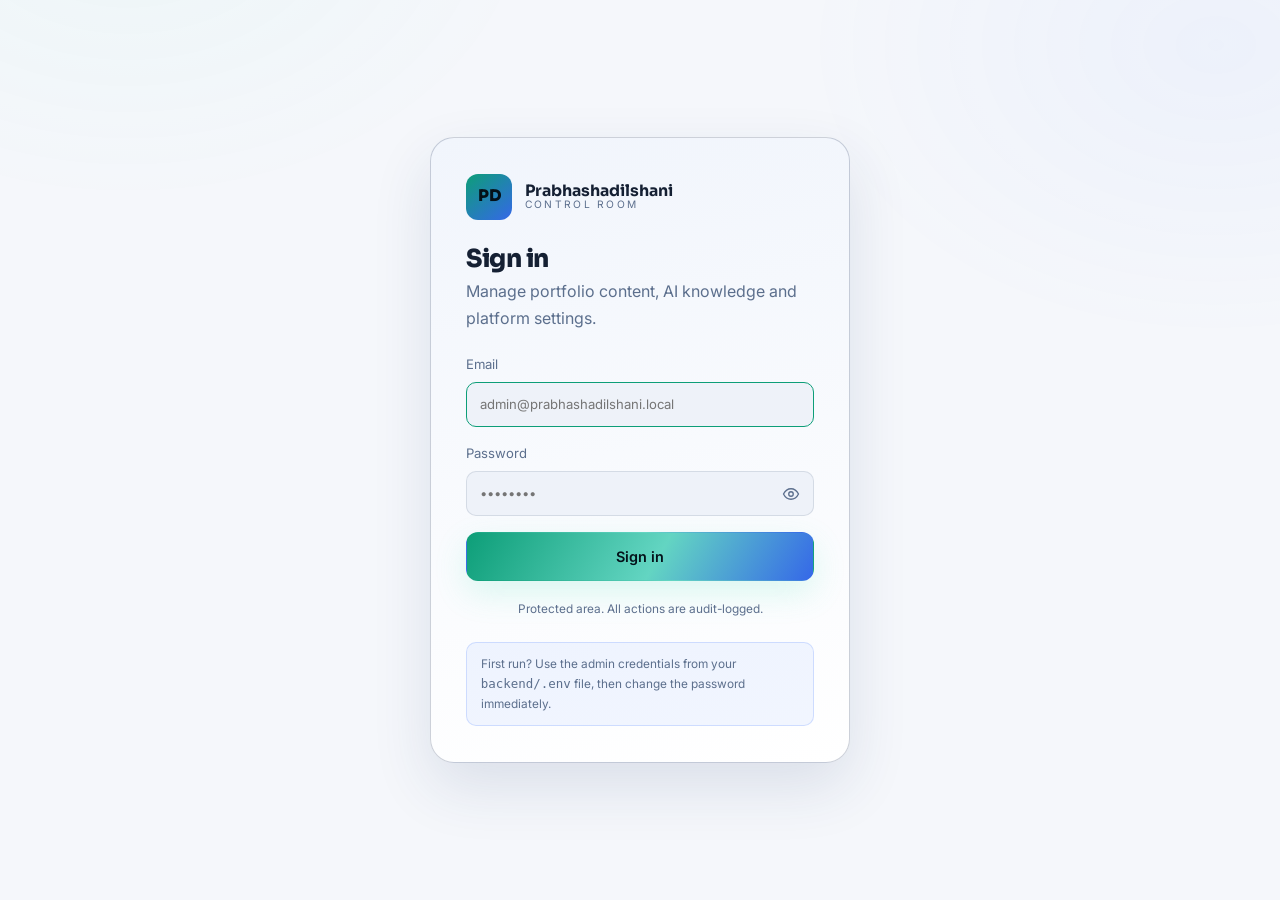
<file: frontend/admin/index.html>
<!DOCTYPE html>
<html lang="en" data-theme="dark">
<head>
  <meta charset="UTF-8" />
  <meta name="viewport" content="width=device-width, initial-scale=1.0" />
  <meta name="robots" content="noindex, nofollow" />
  <title>Admin · Prabhashadilshani</title>
  <link rel="preconnect" href="https://fonts.googleapis.com" />
  <link rel="preconnect" href="https://fonts.gstatic.com" crossorigin />
  <link href="https://fonts.googleapis.com/css2?family=Inter:wght@400;500;600&family=Sora:wght@600;700;800&display=swap" rel="stylesheet" />
  <link rel="stylesheet" href="../assets/css/styles.css?v=20261118" />
  <link rel="stylesheet" href="../assets/css/admin.css?v=20261119e" />
</head>
<body class="admin-body">
  <section class="login-view" id="login-view" hidden>
    <div class="login-card">
      <div class="login-brand">
        <span class="brand-mark">PD</span>
        <div class="brand-text"><strong>Prabhashadilshani</strong><small>Control room</small></div>
      </div>
      <h1>Sign in</h1>
      <p class="muted">Manage portfolio content, AI knowledge and platform settings.</p>
      <form class="form" id="login-form" novalidate>
        <label>Email
          <input type="email" name="email" autocomplete="username" placeholder="admin@prabhashadilshani.local" required />
        </label>
        <div class="field">
          <label for="login-password">Password</label>
          <div class="password-field">
            <input id="login-password" type="password" name="password" autocomplete="current-password" placeholder="••••••••" required />
            <button class="password-toggle" id="password-toggle" type="button" aria-label="Show password" aria-pressed="false" aria-controls="login-password" title="Show password">
              <svg class="icon-eye" viewBox="0 0 24 24" fill="none" stroke="currentColor" stroke-width="1.8" stroke-linecap="round" stroke-linejoin="round" aria-hidden="true" focusable="false"><path d="M2 12s3.5-7 10-7 10 7 10 7-3.5 7-10 7-10-7-10-7Z" /><circle cx="12" cy="12" r="3" /></svg>
              <svg class="icon-eye-off" viewBox="0 0 24 24" fill="none" stroke="currentColor" stroke-width="1.8" stroke-linecap="round" stroke-linejoin="round" aria-hidden="true" focusable="false"><path d="m2 2 20 20" /><path d="M9.88 9.88a3 3 0 1 0 4.24 4.24" /><path d="M10.73 5.08A10.43 10.43 0 0 1 12 5c7 0 10 7 10 7a13.16 13.16 0 0 1-1.67 2.68" /><path d="M6.61 6.61A13.5 13.5 0 0 0 2 12s3 7 10 7a9.75 9.75 0 0 0 5.39-1.61" /></svg>
            </button>
          </div>
        </div>
        <p class="form-note error" id="login-error" hidden></p>
        <button class="btn btn-primary btn-block" type="submit" id="login-submit">Sign in</button>
      </form>
      <p class="login-note">Protected area. All actions are audit-logged.</p>
      <div class="login-hint">First run? Use the admin credentials from your <span class="mono">backend/.env</span> file, then change the password immediately.</div>
    </div>
  </section>

  <div class="admin-shell" id="app-view" hidden>
    <div class="sidebar-scrim" id="sidebar-scrim"></div>
    <aside class="sidebar" id="sidebar">
      <div class="sidebar-brand">
        <span class="brand-mark">PD</span>
        <div><strong>Prabhashadilshani</strong><small>Admin</small></div>
      </div>
      <nav class="sidebar-nav" id="sidebar-nav" aria-label="Admin navigation"></nav>
      <div class="sidebar-foot">
        <div class="sidebar-user">
          <span class="avatar-sm text-avatar" id="user-initials">PD</span>
          <div><strong id="user-name">Admin</strong><span id="user-role">admin</span></div>
        </div>
        <button class="btn btn-ghost btn-sm" type="button" id="sign-out">Sign out</button>
      </div>
    </aside>

    <div class="admin-main">
      <header class="topbar">
        <button class="icon-btn mobile-menu" type="button" id="mobile-menu" aria-label="Open menu">☰</button>
        <div class="topbar-title"><strong id="page-title">Dashboard</strong><span id="page-subtitle">Overview</span></div>
        <div class="topbar-actions">
          <a class="icon-btn" href="../index.html" target="_blank" rel="noopener" title="View public site" aria-label="View public site">↗</a>
          <button class="icon-btn" type="button" id="refresh-view" title="Refresh" aria-label="Refresh view">⟳</button>
          <button class="icon-btn" type="button" id="theme-toggle" title="Toggle theme" aria-label="Toggle theme">◐</button>
        </div>
      </header>
      <main class="view" id="view" aria-live="polite"></main>
    </div>
  </div>

  <div class="modal-root" id="modal-root"></div>

  <script src="../assets/js/config.js?v=20261118"></script>
  <script src="../assets/js/api.js?v=20261119i"></script>
  <script src="../assets/js/ui.js?v=20261119i"></script>
  <script src="../assets/js/admin.js?v=20261119k"></script>
</body>
</html>
</file>
<file: frontend/assets/css/styles.css>
:root {
  --bg: #070b14;
  --bg-soft: #0a101d;
  --panel: #0e1728;
  --panel-2: #121e33;
  --text: #e8effc;
  --muted: #94a6c3;
  --line: rgba(148, 166, 198, 0.16);
  --line-strong: rgba(148, 166, 198, 0.28);
  --accent: #46e2b2;
  --accent-2: #5f8dff;
  --accent-3: #b98cff;
  --danger: #ff7b8a;
  --warning: #ffc46b;
  --success: #4ee2a5;
  --radius: 20px;
  --radius-sm: 12px;
  --shadow: 0 24px 70px rgba(2, 8, 20, 0.5);
  --font-head: "Sora", "Segoe UI", sans-serif;
  --font-body: "Inter", "Segoe UI", sans-serif;
  --max: 1180px;

  --hero-visual-min-height: 560px;
  --hero-visual-display: grid;
  --hero-visual-padding: 0 28px;
  --hero-visual-order: 0;
  --hero-card-max-width: 420px;
  --hero-card-height: 520px;
  --hero-avatar-font: 4rem;
  --hero-chip-x: 20px;
  --hero-chip-one-top: 24px;
  --hero-chip-two-top: 24px;
  --hero-chip-three-bottom: 150px;
  --hero-chip-four-bottom: 150px;
  --hero-chip-font-size: 0.72rem;
  --hero-panel-width: 260px;
  --hero-panel-bottom: 20px;
  --hero-panel-right: 20px;
}

[data-theme="light"] {
  --bg: #f5f7fb;
  --bg-soft: #eef2f9;
  --panel: #ffffff;
  --panel-2: #f1f5fc;
  --text: #152033;
  --muted: #5c6f8d;
  --line: rgba(28, 48, 84, 0.12);
  --line-strong: rgba(28, 48, 84, 0.22);
  --accent: #0d9e78;
  --accent-2: #3568e8;
  --accent-3: #7d4bd1;
  --shadow: 0 24px 60px rgba(30, 58, 110, 0.12);
}

* { box-sizing: border-box; }
html { scroll-behavior: smooth; }
body {
  margin: 0;
  background: var(--bg);
  color: var(--text);
  font-family: var(--font-body);
  font-size: 16px;
  line-height: 1.65;
  -webkit-font-smoothing: antialiased;
  overflow-x: hidden;
}
body::before {
  content: "";
  position: fixed;
  inset: 0;
  z-index: -2;
  background:
    radial-gradient(700px 500px at 10% -10%, rgba(70, 226, 178, 0.09), transparent 60%),
    radial-gradient(700px 500px at 95% 5%, rgba(95, 141, 255, 0.1), transparent 60%);
  pointer-events: none;
}
h1, h2, h3, h4 { font-family: var(--font-head); line-height: 1.15; margin: 0 0 0.5em; letter-spacing: -0.02em; }
h1 { font-size: clamp(2.4rem, 5vw, 4.4rem); font-weight: 800; }
h2 { font-size: clamp(1.7rem, 3vw, 2.6rem); font-weight: 700; }
h3 { font-size: 1.18rem; font-weight: 650; }
p { margin: 0 0 1rem; }
a { color: inherit; text-decoration: none; }
img { max-width: 100%; display: block; }
button, input, select, textarea { font: inherit; color: inherit; }
::selection { background: rgba(70, 226, 178, 0.26); }

.container { width: min(calc(100% - 2.5rem), var(--max)); margin-inline: auto; }
.container.narrow { max-width: 920px; }
.muted { color: var(--muted); }
.small { font-size: 0.84rem; }
.gradient-text {
  background: linear-gradient(105deg, var(--accent), var(--accent-2) 58%, var(--accent-3));
  -webkit-background-clip: text;
  background-clip: text;
  color: transparent;
}
.lead { font-size: 1.08rem; color: var(--muted); max-width: 64ch; }
.eyebrow {
  display: inline-flex;
  align-items: center;
  gap: 0.5rem;
  font-size: 0.72rem;
  font-weight: 700;
  letter-spacing: 0.16em;
  text-transform: uppercase;
  color: var(--accent);
  margin-bottom: 1rem;
}
.eyebrow.spaced { margin-top: 2.4rem; }
.status-dot {
  width: 7px; height: 7px; border-radius: 50%; background: var(--accent);
  box-shadow: 0 0 0 4px rgba(70, 226, 178, 0.15);
  animation: pulse 2.4s infinite;
}
@keyframes pulse { 50% { box-shadow: 0 0 0 7px rgba(70, 226, 178, 0.04); } }

.scroll-progress {
  position: fixed; top: 0; left: 0; height: 3px; width: 100%;
  background: linear-gradient(90deg, var(--accent), var(--accent-2), var(--accent-3));
  transform: scaleX(0); transform-origin: left; z-index: 200;
}

/* ---------- Navigation ---------- */
.site-header {
  position: sticky; top: 0; z-index: 90;
  backdrop-filter: blur(18px);
  background: color-mix(in srgb, var(--bg) 76%, transparent);
  border-bottom: 1px solid var(--line);
}
.nav-shell { display: flex; align-items: center; gap: 1.4rem; min-height: 74px; }
.brand { display: inline-flex; align-items: center; gap: 0.7rem; flex-shrink: 0; }
.brand-mark {
  display: grid; place-items: center;
  width: 40px; height: 40px; border-radius: 12px;
  background: linear-gradient(140deg, var(--accent), var(--accent-2));
  color: #041018; font-family: var(--font-head); font-weight: 800; font-size: 0.9rem;
}
.brand-text { display: flex; flex-direction: column; line-height: 1.05; }
.brand-text strong { font-family: var(--font-head); font-size: 0.98rem; }
.brand-text small { font-size: 0.64rem; letter-spacing: 0.22em; text-transform: uppercase; color: var(--muted); }
.site-nav { display: flex; gap: 0.3rem; margin-left: auto; }
.site-nav a {
  padding: 0.5rem 0.8rem; border-radius: 10px; font-size: 0.9rem; color: var(--muted);
  transition: color 0.2s, background 0.2s;
}
.site-nav a:hover { color: var(--text); background: color-mix(in srgb, var(--panel) 80%, transparent); }
.site-nav a.active { color: var(--text); background: var(--panel); }
.nav-actions { display: flex; align-items: center; gap: 0.55rem; }
.icon-btn {
  width: 38px; height: 38px; display: grid; place-items: center;
  background: var(--panel); border: 1px solid var(--line); border-radius: 10px;
  cursor: pointer; transition: border-color 0.2s, transform 0.2s;
}
.icon-btn:hover { border-color: var(--line-strong); transform: translateY(-1px); }
.menu-btn { display: none; background: var(--panel); border: 1px solid var(--line); border-radius: 10px; width: 38px; height: 38px; cursor: pointer; }

/* ---------- Buttons ---------- */
.btn {
  display: inline-flex; align-items: center; justify-content: center; gap: 0.5rem;
  padding: 0.72rem 1.15rem; border-radius: 12px; border: 1px solid transparent;
  font-weight: 600; font-size: 0.9rem; cursor: pointer;
  transition: transform 0.18s, box-shadow 0.18s, background 0.18s, border-color 0.18s;
}
.btn:hover { transform: translateY(-2px); }
.btn:disabled { opacity: 0.55; cursor: not-allowed; transform: none; }
.btn-primary {
  background: linear-gradient(120deg, var(--accent), #63d5c2 55%, var(--accent-2));
  color: #04121a; box-shadow: 0 12px 32px rgba(70, 226, 178, 0.18);
}
.btn-ghost { background: var(--panel); border-color: var(--line-strong); color: var(--text); }
.btn-quiet { color: var(--muted); }
.btn-quiet:hover { color: var(--text); }
.btn-sm { padding: 0.52rem 0.85rem; font-size: 0.82rem; border-radius: 10px; }
.btn-block { width: 100%; }

/* ---------- Hero ---------- */
.hero { position: relative; padding: clamp(3.5rem, 8vw, 7rem) 0 clamp(2.5rem, 5vw, 5rem); overflow-x: clip; overflow-y: visible; }
.orb { position: absolute; border-radius: 50%; filter: blur(90px); opacity: 0.5; pointer-events: none; z-index: -1; }
.orb-a { width: 420px; height: 420px; background: rgba(70, 226, 178, 0.2); top: -120px; left: -120px; }
.orb-b { width: 460px; height: 460px; background: rgba(95, 141, 255, 0.18); bottom: -160px; right: -140px; }
.hero-grid { display: grid; grid-template-columns: minmax(0, 1.15fr) minmax(0, 0.85fr); gap: clamp(2rem, 5vw, 4.5rem); align-items: center; }
.hero-copy h1 { margin-bottom: 0.4rem; }
.hero-title { font-family: var(--font-head); font-size: clamp(1rem, 1.8vw, 1.22rem); color: var(--accent); font-weight: 600; margin-bottom: 1.2rem; }
.hero-summary, .hero-copy .lead { max-width: 56ch; }
.hero-actions { display: flex; flex-wrap: wrap; gap: 0.7rem; margin: 1.8rem 0 1.4rem; }
.hero-meta { display: flex; flex-wrap: wrap; gap: 1.2rem; color: var(--muted); font-size: 0.82rem; }
.hero-visual {
  position: relative; min-height: var(--hero-visual-min-height); display: var(--hero-visual-display);
  place-items: center; padding: var(--hero-visual-padding); order: var(--hero-visual-order); overflow: visible;
}
.portrait-card {
  position: relative; width: 100%; max-width: var(--hero-card-max-width);
  height: var(--hero-card-height); border-radius: 28px;
  background:
    radial-gradient(120% 90% at 80% 10%, rgba(95, 141, 255, 0.22), transparent 55%),
    linear-gradient(160deg, var(--panel-2), var(--panel));
  border: 1px solid var(--line-strong); box-shadow: var(--shadow);
  overflow: hidden; z-index: 1;
}
.portrait-card::before {
  content: ""; position: absolute; inset: 18px; border: 1px dashed var(--line); border-radius: 20px;
  pointer-events: none; z-index: 2;
}
.portrait-card::after {
  content: ""; position: absolute; inset: 0;
  background: linear-gradient(to bottom, transparent 45%, rgba(5, 10, 25, 0.7) 100%);
  pointer-events: none; z-index: 1;
}
.portrait-avatar {
  position: absolute; inset: 0; width: 100%; height: 100%; border-radius: inherit;
  display: grid; place-items: center;
  font-family: var(--font-head); font-size: var(--hero-avatar-font); font-weight: 800;
  background: linear-gradient(140deg, var(--accent), var(--accent-2));
  color: #03121b; overflow: hidden; z-index: 0;
}
.portrait-avatar.has-image { background: var(--panel-2); }
.portrait-avatar img {
  position: absolute; inset: 0; width: 100%; height: 100%;
  object-fit: cover; object-position: center top; display: block;
}
.orbit-chip {
  position: absolute; padding: 0.4rem 0.7rem; border-radius: 99px;
  font-size: var(--hero-chip-font-size); font-weight: 600;
  background: rgba(5, 10, 25, 0.72); border: 1px solid rgba(255, 255, 255, 0.22);
  backdrop-filter: blur(8px); -webkit-backdrop-filter: blur(8px);
  box-shadow: 0 10px 24px rgba(2, 8, 20, 0.35); text-shadow: 0 1px 2px rgba(0, 0, 0, 0.5);
  animation: float 5s ease-in-out infinite; z-index: 3;
}
.chip-one { top: var(--hero-chip-one-top); left: var(--hero-chip-x); color: var(--accent); }
.chip-two { top: var(--hero-chip-two-top); right: var(--hero-chip-x); color: var(--accent-2); animation-delay: 0.8s; }
.chip-three { bottom: var(--hero-chip-three-bottom); left: var(--hero-chip-x); color: var(--accent-3); animation-delay: 1.6s; }
.chip-four { bottom: var(--hero-chip-four-bottom); right: var(--hero-chip-x); color: var(--warning); animation-delay: 2.4s; }
@keyframes float { 50% { transform: translateY(-8px); } }
.hero-panel {
  position: absolute; bottom: var(--hero-panel-bottom); right: var(--hero-panel-right);
  width: var(--hero-panel-width); padding: 1rem;
  background: rgba(5, 10, 25, 0.72); border: 1px solid rgba(255, 255, 255, 0.22);
  border-radius: 16px; backdrop-filter: blur(8px); -webkit-backdrop-filter: blur(8px);
  box-shadow: var(--shadow); z-index: 4;
}
.panel-label { font-size: 0.64rem; text-transform: uppercase; letter-spacing: 0.15em; color: rgba(232, 239, 252, 0.78); display: block; margin-bottom: 0.55rem; }
.panel-tags { display: flex; flex-wrap: wrap; gap: 0.3rem; }
.panel-tags span { font-size: 0.64rem; padding: 0.25rem 0.45rem; border-radius: 6px; background: rgba(255, 255, 255, 0.1); border: 1px solid rgba(255, 255, 255, 0.18); color: #e8effc; }

/* ---------- Sections ---------- */
.section { padding: clamp(3rem, 6vw, 5.5rem) 0; }
.section.tight { padding-top: 1.5rem; }
.section-alt { background: color-mix(in srgb, var(--bg-soft) 80%, transparent); border-block: 1px solid var(--line); }
.page-head { padding: clamp(3rem, 7vw, 5.5rem) 0 clamp(1.5rem, 4vw, 2.5rem); position: relative; overflow: hidden; }
.page-head h1 { max-width: 18ch; }
.section-head { display: flex; align-items: flex-end; justify-content: space-between; gap: 1.5rem; margin-bottom: 2rem; }
.section-head h2 { margin-bottom: 0; max-width: 24ch; }
.stats-section { padding-top: 0; }
.stats-grid {
  display: grid; grid-template-columns: repeat(4, 1fr); gap: 1px; overflow: hidden;
  border: 1px solid var(--line); border-radius: var(--radius); background: var(--line);
}
.stat { background: var(--panel); padding: 1.5rem; display: flex; flex-direction: column; gap: 0.3rem; }
.stat-value { font-family: var(--font-head); font-size: clamp(1.7rem, 3vw, 2.4rem); font-weight: 800; color: var(--accent); }
.stat-label { color: var(--muted); font-size: 0.8rem; }
.section-copy { max-width: 52ch; }

/* ---------- Cards & grids ---------- */
.grid { display: grid; gap: 1.3rem; }
.grid-3 { grid-template-columns: repeat(3, minmax(0, 1fr)); }
.card {
  background: linear-gradient(170deg, color-mix(in srgb, var(--panel) 96%, transparent), var(--panel));
  border: 1px solid var(--line); border-radius: var(--radius); padding: 1.5rem;
  transition: transform 0.22s, border-color 0.22s, box-shadow 0.22s;
}
.card:hover { transform: translateY(-3px); border-color: var(--line-strong); box-shadow: var(--shadow); }
.card.compact { padding: 1.25rem; }
.card.compat, .card.prose { padding: clamp(1.4rem, 3vw, 2.1rem); }
.project-card { padding: 0; overflow: hidden; display: flex; flex-direction: column; }
.project-card:hover { transform: translateY(-5px); }
.card-cover {
  position: relative; display: grid; place-items: center; aspect-ratio: 16 / 9;
  background:
    radial-gradient(120% 120% at 15% 10%, rgba(70, 226, 178, 0.16), transparent 55%),
    radial-gradient(100% 100% at 90% 90%, rgba(95, 141, 255, 0.2), transparent 50%),
    var(--panel-2);
  overflow: hidden;
}
.card-cover img { width: 100%; height: 100%; object-fit: cover; transition: transform 0.4s; }
.project-card:hover .card-cover img { transform: scale(1.04); }
.cover-glyph { font-family: var(--font-head); font-size: 2.2rem; font-weight: 800; color: color-mix(in srgb, var(--accent) 70%, var(--text)); opacity: 0.65; letter-spacing: 0.1em; }
.card-badge {
  position: absolute; top: 0.8rem; left: 0.8rem; font-size: 0.64rem; font-weight: 600;
  padding: 0.3rem 0.55rem; border-radius: 99px; background: color-mix(in srgb, var(--bg) 72%, transparent);
  border: 1px solid var(--line); backdrop-filter: blur(8px); color: var(--text);
}
.card-body { padding: 1.2rem 1.3rem 1.3rem; display: flex; flex-direction: column; flex: 1; }
.card-body h3 { margin-bottom: 0.45rem; }
.card-body h3 a:hover { color: var(--accent); }
.card-body p { font-size: 0.9rem; margin-bottom: 0.9rem; }
.card-foot { display: flex; justify-content: space-between; align-items: center; gap: 0.8rem; margin-top: auto; padding-top: 0.8rem; border-top: 1px solid var(--line); }
.text-link { color: var(--accent); font-size: 0.85rem; font-weight: 600; white-space: nowrap; }
.text-link:hover { color: var(--text); }
.tag-row { display: flex; flex-wrap: wrap; gap: 0.35rem; margin-bottom: 0.8rem; }
.tag, .chip {
  display: inline-flex; align-items: center; padding: 0.28rem 0.55rem; border-radius: 7px;
  font-size: 0.7rem; background: color-mix(in srgb, var(--panel-2) 90%, transparent);
  border: 1px solid var(--line); color: var(--muted);
}
.chip { padding: 0.38rem 0.7rem; border-radius: 99px; font-size: 0.78rem; color: var(--text); }
.chip-accent { border-color: rgba(70, 226, 178, 0.4); color: var(--accent); background: rgba(70, 226, 178, 0.08); }
.chip-row { display: flex; flex-wrap: wrap; gap: 0.4rem; }

/* ---------- Home extras ---------- */
.spotlight-card {
  position: relative; padding: clamp(1.4rem, 3vw, 2rem); border-radius: var(--radius);
  background:
    radial-gradient(120% 100% at 100% 0%, rgba(95, 141, 255, 0.16), transparent 55%),
    var(--panel);
  border: 1px solid var(--line-strong); box-shadow: var(--shadow);
}
.spotlight-meta { display: flex; flex-wrap: wrap; gap: 1.2rem; margin: 1rem 0 1.2rem; font-size: 0.83rem; color: var(--muted); }
.spotlight-meta strong { color: var(--text); font-family: var(--font-head); }
.skill-groups { display: grid; grid-template-columns: repeat(2, minmax(0, 1fr)); gap: 1rem; }
.skill-group { padding: 1.1rem 1.2rem; background: var(--panel); border: 1px solid var(--line); border-radius: var(--radius-sm); }
.skill-group h3 { font-size: 0.95rem; margin-bottom: 0.7rem; color: var(--muted); font-weight: 600; }
.cta-card {
  display: flex; align-items: center; justify-content: space-between; gap: 2rem; flex-wrap: wrap;
  padding: clamp(1.8rem, 4vw, 3rem); border-radius: 26px;
  background:
    radial-gradient(100% 120% at 0% 0%, rgba(70, 226, 178, 0.14), transparent 55%),
    radial-gradient(100% 120% at 100% 100%, rgba(95, 141, 255, 0.18), transparent 55%),
    var(--panel);
  border: 1px solid var(--line-strong); box-shadow: var(--shadow);
}
.cta-card h2 { max-width: 20ch; }
.cta-actions { display: flex; gap: 0.7rem; flex-wrap: wrap; }

/* ---------- About ---------- */
.about-grid { display: grid; grid-template-columns: 320px minmax(0, 1fr); gap: 1.5rem; align-items: start; }
.profile-card { position: sticky; top: 96px; text-align: center; }
.profile-avatar {
  width: 96px; height: 96px; border-radius: 50%; margin: 0 auto 1rem;
  display: grid; place-items: center; font-family: var(--font-head); font-size: 1.7rem; font-weight: 800;
  background: linear-gradient(140deg, var(--accent), var(--accent-2)); color: #04121a;
}
.profile-links { display: flex; flex-direction: column; gap: 0.4rem; margin: 1rem 0; font-size: 0.85rem; }
.profile-links a { color: var(--muted); }
.profile-links a:hover { color: var(--accent); }
.profile-block { border-top: 1px solid var(--line); padding-top: 0.9rem; margin-top: 0.9rem; text-align: left; }
.profile-card .btn { margin-top: 1.2rem; }
.about-copy { display: grid; gap: 1.3rem; }
.about-copy h2 { font-size: 1.55rem; }
.prose h2 { font-size: 1.45rem; margin-top: 1.4rem; }
.prose h2:first-child { margin-top: 0; }
.prose p { color: color-mix(in srgb, var(--text) 82%, var(--muted)); }
.prose ul { padding-left: 1.15rem; color: var(--muted); }
.prose li { margin-bottom: 0.4rem; }
.prose a { color: var(--accent); }
.two-col { display: grid; grid-template-columns: 1fr 1fr; gap: clamp(2rem, 4vw, 3.5rem); }
.stack { display: grid; gap: 0.9rem; }
.timeline { position: relative; margin-top: 1.2rem; padding-left: 1.3rem; border-left: 1px solid var(--line-strong); }
.timeline-item { position: relative; padding-bottom: 1.5rem; }
.timeline-dot { position: absolute; left: -1.65rem; top: 0.35rem; width: 11px; height: 11px; border-radius: 50%; background: var(--accent); box-shadow: 0 0 0 4px color-mix(in srgb, var(--bg) 70%, transparent); }
.timeline-head { display: flex; justify-content: space-between; gap: 1rem; flex-wrap: wrap; }
.timeline-head strong { font-family: var(--font-head); }
.timeline-head span { color: var(--muted); font-size: 0.78rem; white-space: nowrap; }
.timeline-item p { margin: 0.3rem 0 0; font-size: 0.9rem; color: var(--muted); }
.github-head { display: flex; align-items: center; gap: 0.9rem; margin-bottom: 0.9rem; }
.avatar-sm { width: 48px; height: 48px; border-radius: 50%; object-fit: cover; }
.text-avatar { display: grid; place-items: center; background: var(--panel-2); border: 1px solid var(--line); font-family: var(--font-head); font-weight: 700; color: var(--accent); }
.github-head .btn { margin-left: auto; }
.github-stats { display: flex; flex-wrap: wrap; gap: 1.4rem; padding: 0.8rem 0; border-block: 1px solid var(--line); margin-bottom: 0.9rem; font-size: 0.82rem; color: var(--muted); }
.github-stats strong { color: var(--text); font-family: var(--font-head); font-size: 1rem; }
.repo-list { display: grid; grid-template-columns: 1fr 1fr; gap: 0.6rem; }
.repo { padding: 0.7rem; border: 1px solid var(--line); border-radius: 10px; display: flex; flex-direction: column; gap: 0.2rem; transition: border-color 0.2s; }
.repo:hover { border-color: var(--accent); }
.repo strong { font-size: 0.85rem; }
.repo span { font-size: 0.72rem; color: var(--muted); }

/* ---------- Detail ---------- */
.detail-section { padding-top: clamp(2rem, 4vw, 3rem); }
.back-link { display: inline-block; color: var(--muted); font-size: 0.85rem; margin-bottom: 1.4rem; }
.back-link:hover { color: var(--accent); }
.detail-head { margin-bottom: 1.5rem; }
.detail-head h1 { max-width: 26ch; }
.detail-head .lead { margin-bottom: 1.2rem; }
.detail-actions { display: flex; align-items: center; flex-wrap: wrap; gap: 0.7rem; margin-top: 1.2rem; }
.detail-grid { display: grid; grid-template-columns: 1fr 1fr; gap: 1.2rem; margin-top: 1.2rem; }
.metric-grid { display: grid; grid-template-columns: repeat(auto-fit, minmax(140px, 1fr)); gap: 0.8rem; margin: 1.4rem 0; }
.metric-card { padding: 1rem; border-radius: 14px; background: var(--panel); border: 1px solid var(--line); display: flex; flex-direction: column; gap: 0.2rem; }
.metric-value { font-family: var(--font-head); font-size: 1.7rem; font-weight: 800; color: var(--accent); line-height: 1.1; }
.metric-value small { font-size: 0.8rem; margin-left: 0.15rem; color: var(--muted); }
.metric-name { font-size: 0.78rem; color: var(--muted); }
.metric-meta { font-size: 0.66rem; color: var(--muted); opacity: 0.8; }
.gallery { display: grid; grid-template-columns: repeat(auto-fit, minmax(240px, 1fr)); gap: 1rem; margin-top: 1.2rem; }
.gallery figure { margin: 0; border-radius: 16px; overflow: hidden; border: 1px solid var(--line); background: var(--panel); }
.gallery img { width: 100%; aspect-ratio: 16 / 10; object-fit: cover; }
.gallery figcaption { padding: 0.7rem 0.9rem; font-size: 0.78rem; color: var(--muted); }
.related { margin-top: 3.5rem; }
.article { max-width: 780px; }
.article-cover { border-radius: 18px; margin: 1.2rem 0; border: 1px solid var(--line); }
.article .prose { margin-top: 1.5rem; }
.research-card h3 { font-size: 1.3rem; }
.research-card .eyebrow { margin-bottom: 0.6rem; }
.cert-card { display: flex; flex-direction: column; }
.cert-mark {
  width: 52px; height: 52px; border-radius: 14px; display: grid; place-items: center;
  background: var(--panel-2); border: 1px solid var(--line); color: var(--accent);
  font-family: var(--font-head); font-weight: 700; margin-bottom: 1rem;
}
.cert-card h3 { margin-bottom: 0.4rem; }
.post-card h3 a:hover { color: var(--accent); }

/* ---------- Toolbar/forms ---------- */
.toolbar { display: flex; align-items: center; gap: 0.8rem; flex-wrap: wrap; margin-bottom: 1.5rem; }
.search-field {
  display: flex; align-items: center; gap: 0.5rem; flex: 1; min-width: 220px;
  padding: 0.55rem 0.9rem; background: var(--panel); border: 1px solid var(--line);
  border-radius: 12px; color: var(--muted);
}
.search-field input { background: transparent; border: 0; outline: 0; width: 100%; color: var(--text); }
.select {
  padding: 0.55rem 0.9rem; background: var(--panel); border: 1px solid var(--line);
  border-radius: 12px; min-width: 180px; outline: 0;
}
.result-count { color: var(--muted); font-size: 0.82rem; margin-left: auto; }
.contact-grid { display: grid; grid-template-columns: minmax(0, 1.3fr) minmax(280px, 0.7fr); gap: 1.4rem; align-items: start; }
.contact-side { display: grid; gap: 1rem; }
.form { display: grid; gap: 1rem; margin-top: 1.2rem; }
.form-row { display: grid; grid-template-columns: 1fr 1fr; gap: 1rem; }
.form label, .form .field { display: flex; flex-direction: column; gap: 0.4rem; font-size: 0.82rem; color: var(--muted); }
.form input, .form textarea, .form select {
  background: var(--bg-soft); border: 1px solid var(--line); border-radius: 10px;
  padding: 0.68rem 0.8rem; color: var(--text); outline: 0; transition: border-color 0.2s;
}
.form input:focus, .form textarea:focus, .form select:focus { border-color: var(--accent); }
.form textarea { resize: vertical; min-height: 120px; }
.form-actions { display: flex; align-items: center; gap: 1rem; flex-wrap: wrap; }
.form-note { font-size: 0.8rem; color: var(--muted); }
.form-note.success { color: var(--success); }
.form-note.error { color: var(--danger); }
.honeypot { position: absolute; left: -9999px; width: 1px; height: 1px; overflow: hidden; }
.checkbox { flex-direction: row !important; align-items: flex-start; gap: 0.5rem !important; color: var(--muted); }
.checkbox input { width: auto; margin-top: 0.2rem; }
.tight-form { margin-top: 0.6rem; }
.detail-list { list-style: none; padding: 0; margin: 0.8rem 0 0; display: grid; gap: 0.6rem; }
.detail-list li { display: flex; justify-content: space-between; gap: 1rem; font-size: 0.86rem; padding-bottom: 0.55rem; border-bottom: 1px solid var(--line); }
.detail-list li:last-child { border-bottom: 0; }
.detail-list span:first-child { color: var(--muted); }
.detail-list a { color: var(--accent); }

/* ---------- States & skeletons ---------- */
.state { text-align: center; padding: 2.5rem 1.5rem; border: 1px dashed var(--line-strong); border-radius: var(--radius); color: var(--muted); }
.state strong { display: block; color: var(--text); font-family: var(--font-head); margin-bottom: 0.35rem; }
.state p { margin: 0 auto; max-width: 46ch; font-size: 0.9rem; }
.state-icon { font-size: 1.6rem; color: var(--accent); margin-bottom: 0.5rem; }
.state .btn { margin-top: 1rem; }
.skeleton { background: linear-gradient(90deg, var(--panel), var(--panel-2), var(--panel)); background-size: 200% 100%; animation: shimmer 1.4s infinite; border-radius: 8px; }
.skeleton-card { display: grid; gap: 0.7rem; }
.skeleton-line { height: 12px; }
.skeleton-line.short { width: 45%; }
.skeleton-block { height: 120px; }
@keyframes shimmer { to { background-position: -200% 0; } }
.toast-stack { position: fixed; right: 1.2rem; bottom: 1.2rem; z-index: 300; display: grid; gap: 0.5rem; max-width: 340px; }
.toast {
  display: flex; align-items: center; gap: 0.6rem; padding: 0.75rem 0.9rem;
  background: var(--panel); border: 1px solid var(--line-strong); border-radius: 12px;
  box-shadow: var(--shadow); font-size: 0.84rem; animation: toast-in 0.25s ease;
}
.toast-out { opacity: 0; transform: translateY(8px); transition: all 0.4s; }
.toast-dot { width: 8px; height: 8px; border-radius: 50%; background: var(--accent); flex-shrink: 0; }
.toast-error .toast-dot { background: var(--danger); }
.toast-warning .toast-dot { background: var(--warning); }
.toast-success .toast-dot { background: var(--success); }
@keyframes toast-in { from { opacity: 0; transform: translateY(10px); } }

/* ---------- Chat ---------- */
.chat-launcher {
  position: fixed; right: 1.2rem; bottom: 1.2rem; z-index: 120;
  display: flex; align-items: center; gap: 0.5rem; padding: 0.7rem 1rem;
  border-radius: 99px; border: 1px solid rgba(70, 226, 178, 0.4);
  background: color-mix(in srgb, var(--panel) 92%, transparent); color: var(--text);
  cursor: pointer; box-shadow: var(--shadow); backdrop-filter: blur(12px); font-weight: 600; font-size: 0.85rem;
}
.chat-launcher.hidden { opacity: 0; pointer-events: none; }
.chat-pulse { width: 9px; height: 9px; border-radius: 50%; background: var(--accent); animation: pulse 2s infinite; }
.chat-panel {
  position: fixed; right: 1.2rem; bottom: 1.2rem; z-index: 130;
  width: min(390px, calc(100vw - 1.5rem)); max-height: min(620px, calc(100vh - 2rem));
  display: none; flex-direction: column; overflow: hidden;
  background: var(--panel); border: 1px solid var(--line-strong); border-radius: 20px; box-shadow: var(--shadow);
}
.chat-panel.open { display: flex; }
.chat-head { display: flex; align-items: center; justify-content: space-between; padding: 0.9rem 1rem; border-bottom: 1px solid var(--line); background: var(--panel-2); }
.chat-head strong { display: block; font-family: var(--font-head); font-size: 0.92rem; }
.chat-head small { font-size: 0.68rem; color: var(--muted); }
.chat-messages { flex: 1; overflow-y: auto; padding: 1rem; display: flex; flex-direction: column; gap: 0.6rem; min-height: 220px; }
.chat-bubble { padding: 0.65rem 0.8rem; border-radius: 12px; font-size: 0.83rem; line-height: 1.55; max-width: 90%; }
.chat-bubble.assistant { background: var(--panel-2); border: 1px solid var(--line); align-self: flex-start; }
.chat-bubble.user { background: rgba(70, 226, 178, 0.12); border: 1px solid rgba(70, 226, 178, 0.3); align-self: flex-end; }
.chat-bubble.error { color: var(--danger); }
.chat-bubble.typing { color: var(--muted); font-style: italic; }
.chat-sources { display: flex; flex-wrap: wrap; gap: 0.3rem; margin-top: 0.5rem; }
.chat-source { font-size: 0.65rem; padding: 0.18rem 0.4rem; border-radius: 5px; background: var(--panel); border: 1px solid var(--line); color: var(--accent); }
.chat-form { display: flex; gap: 0.5rem; padding: 0.8rem; border-top: 1px solid var(--line); }
.chat-form input { flex: 1; background: var(--bg-soft); border: 1px solid var(--line); border-radius: 9px; padding: 0.55rem 0.7rem; outline: 0; }
.chat-form input:focus { border-color: var(--accent); }
.chat-note { margin: 0; padding: 0 0.9rem 0.7rem; font-size: 0.64rem; color: var(--muted); }

/* ---------- Footer ---------- */
.site-footer { border-top: 1px solid var(--line); background: var(--bg-soft); padding: 3rem 0 1.5rem; margin-top: 2rem; }
.footer-grid { display: grid; grid-template-columns: 1.5fr 1fr 1fr; gap: 2rem; }
.footer-grid h3 { font-size: 0.75rem; text-transform: uppercase; letter-spacing: 0.14em; color: var(--muted); margin-bottom: 1rem; }
.footer-grid a { display: block; color: var(--muted); font-size: 0.85rem; padding: 0.22rem 0; }
.footer-grid a:hover { color: var(--accent); }
.footer-blurb { max-width: 38ch; font-size: 0.85rem; margin-top: 1rem; }
.footer-bottom { display: flex; justify-content: space-between; gap: 1rem; flex-wrap: wrap; border-top: 1px solid var(--line); margin-top: 2rem; padding-top: 1.2rem; }
.footer-bottom p { font-size: 0.74rem; color: var(--muted); margin: 0; }

/* ---------- Responsive ---------- */
@media (max-width: 980px) {
  .hero-grid, .about-grid, .contact-grid { grid-template-columns: 1fr; }
  .profile-card { position: static; }
  .grid-3 { grid-template-columns: repeat(2, minmax(0, 1fr)); }
  .two-col, .detail-grid { grid-template-columns: 1fr; }
  .stats-grid { grid-template-columns: repeat(2, 1fr); }
  .footer-grid { grid-template-columns: 1fr 1fr; }
  .site-nav {
    position: absolute; top: 74px; left: 0; right: 0; flex-direction: column;
    background: var(--bg); border-bottom: 1px solid var(--line); padding: 0.8rem 1.2rem;
    display: none;
  }
  .site-nav.open { display: flex; }
  .menu-btn { display: grid; place-items: center; }
  .nav-actions .btn-ghost { display: none; }
}
@media (max-width: 900px) {
  :root {
    --hero-visual-min-height: 0;
    --hero-visual-display: flex;
    --hero-visual-padding: 8px 0 0;
    --hero-visual-order: -1;
    --hero-card-max-width: 360px;
    --hero-card-height: 440px;
    --hero-avatar-font: 3rem;
    --hero-chip-x: 14px;
    --hero-chip-one-top: 18px;
    --hero-chip-two-top: 18px;
    --hero-chip-font-size: 0.68rem;
  }
}
@media (max-width: 640px) {
  .container { width: min(calc(100% - 1.6rem), var(--max)); }
  .site-nav { top: 66px; }
  .nav-shell { min-height: 66px; gap: 0.7rem; }
  .brand-text small { display: none; }
  .nav-actions .btn-primary { display: none; }
  .grid-3 { grid-template-columns: 1fr; }
  .stats-grid { grid-template-columns: 1fr 1fr; }
  .stat { padding: 1.1rem; }
  .section-head { flex-direction: column; align-items: flex-start; }
  .form-row { grid-template-columns: 1fr; }
  .skill-groups, .repo-list { grid-template-columns: 1fr; }
  .footer-grid { grid-template-columns: 1fr; }
  .hero-actions { gap: 0.5rem; }
  .hero-actions .btn { flex: 1; }
  :root {
    --hero-chip-x: 10px;
    --hero-chip-font-size: 0.64rem;
  }
  .chat-panel { right: 0.75rem; bottom: 0.75rem; }
  .chat-launcher { right: 0.75rem; bottom: 0.75rem; }
  .hero-meta { gap: 0.7rem; font-size: 0.76rem; }
}

@media (prefers-reduced-motion: reduce) {
  *, *::before, *::after { animation-duration: 0.01ms !important; animation-iteration-count: 1 !important; transition-duration: 0.01ms !important; scroll-behavior: auto !important; }
}
</file>
<file: frontend/assets/css/admin.css>
.admin-body { background: var(--bg); min-height: 100vh; }
.admin-body::before { opacity: 0.5; }
.admin-body [hidden] { display: none !important; }

/* ---------- Login ---------- */
.login-view { min-height: 100vh; display: grid; place-items: center; padding: 2rem 1rem; }
.login-card {
  width: min(420px, 100%); padding: 2.2rem;
  background: linear-gradient(170deg, var(--panel-2), var(--panel));
  border: 1px solid var(--line-strong); border-radius: 24px; box-shadow: var(--shadow);
}
.login-brand { display: flex; align-items: center; gap: 0.8rem; margin-bottom: 1.6rem; }
.login-brand .brand-mark { width: 46px; height: 46px; font-size: 1rem; }
.login-card h1 { font-size: 1.55rem; margin-bottom: 0.3rem; }
.login-card > p { margin-bottom: 1.4rem; }
.login-card .form { margin-top: 0; }
.login-note { font-size: 0.74rem; color: var(--muted); margin: 1.2rem 0 0; text-align: center; }
.login-hint {
  margin-top: 1.1rem; padding: 0.7rem 0.85rem; border-radius: 10px;
  background: rgba(95, 141, 255, 0.08); border: 1px solid rgba(95, 141, 255, 0.24);
  color: var(--muted); font-size: 0.74rem;
}
.login-card .password-field { position: relative; }
.login-card .password-field input { width: 100%; padding-right: 2.8rem; }
.password-toggle {
  position: absolute; top: 50%; right: 0.45rem; transform: translateY(-50%);
  width: 2rem; height: 2rem; display: grid; place-items: center;
  border: 0; border-radius: 8px; background: transparent; color: var(--muted);
  cursor: pointer; transition: color 0.16s, background 0.16s;
}
.password-toggle:hover { color: var(--text); background: color-mix(in srgb, var(--panel-2) 70%, transparent); }
.password-toggle:focus-visible { outline: 2px solid var(--accent); outline-offset: 2px; }
.password-toggle svg { width: 18px; height: 18px; }
.password-toggle .icon-eye-off { display: none; }
.password-toggle[aria-pressed="true"] .icon-eye { display: none; }
.password-toggle[aria-pressed="true"] .icon-eye-off { display: block; }

/* ---------- Shell ---------- */
.admin-shell { display: grid; grid-template-columns: 260px minmax(0, 1fr); min-height: 100vh; }
.sidebar-scrim { display: none; }
.sidebar {
  grid-column: 1; grid-row: 1;
  position: sticky; top: 0; height: 100vh; overflow-y: auto;
  background: color-mix(in srgb, var(--bg-soft) 88%, transparent);
  border-right: 1px solid var(--line); padding: 1.1rem 0.85rem;
  display: flex; flex-direction: column; gap: 1rem;
  scrollbar-width: thin;
}
.sidebar-brand { display: flex; align-items: center; gap: 0.7rem; padding: 0.3rem 0.45rem 0.9rem; border-bottom: 1px solid var(--line); }
.sidebar-brand .brand-mark { width: 38px; height: 38px; border-radius: 11px; font-size: 0.82rem; }
.sidebar-brand strong { display: block; font-family: var(--font-head); font-size: 0.92rem; }
.sidebar-brand small { font-size: 0.62rem; letter-spacing: 0.16em; text-transform: uppercase; color: var(--muted); }
.sidebar-nav { display: flex; flex-direction: column; gap: 1.1rem; flex: 1; }
.nav-group { display: flex; flex-direction: column; gap: 0.15rem; }
.nav-group-title {
  padding: 0 0.55rem; margin-bottom: 0.3rem; font-size: 0.62rem; font-weight: 700;
  letter-spacing: 0.16em; text-transform: uppercase; color: var(--muted); opacity: 0.75;
}
.nav-link {
  display: flex; align-items: center; gap: 0.6rem; padding: 0.5rem 0.55rem;
  border-radius: 9px; font-size: 0.85rem; color: var(--muted);
  transition: background 0.16s, color 0.16s;
}
.nav-link:hover { background: color-mix(in srgb, var(--panel) 68%, transparent); color: var(--text); }
.nav-link.active { background: var(--panel); color: var(--text); border: 1px solid var(--line); }
.nav-link .nav-dot { width: 6px; height: 6px; border-radius: 50%; background: currentColor; opacity: 0.55; flex-shrink: 0; }
.nav-link.active .nav-dot { background: var(--accent); opacity: 1; }
.nav-badge {
  margin-left: auto; font-size: 0.62rem; padding: 0.08rem 0.38rem; border-radius: 99px;
  background: rgba(70, 226, 178, 0.14); color: var(--accent); border: 1px solid rgba(70, 226, 178, 0.3);
}
.sidebar-foot { border-top: 1px solid var(--line); padding-top: 0.8rem; }
.sidebar-user { display: flex; align-items: center; gap: 0.6rem; padding: 0.3rem 0.4rem 0.7rem; }
.sidebar-user .avatar-sm { width: 34px; height: 34px; font-size: 0.72rem; }
.sidebar-user strong { display: block; font-size: 0.8rem; font-family: var(--font-head); }
.sidebar-user span { font-size: 0.68rem; color: var(--muted); text-transform: capitalize; }
.sidebar-foot .btn { width: 100%; justify-content: flex-start; }

.admin-main { grid-column: 2; grid-row: 1; min-width: 0; display: flex; flex-direction: column; }
.topbar {
  position: sticky; top: 0; z-index: 60; display: flex; align-items: center; gap: 1rem;
  padding: 0.8rem clamp(1rem, 3vw, 2rem); min-height: 64px;
  background: color-mix(in srgb, var(--bg) 82%, transparent);
  border-bottom: 1px solid var(--line); backdrop-filter: blur(16px);
}
.topbar-title { display: flex; flex-direction: column; line-height: 1.2; }
.topbar-title strong { font-family: var(--font-head); font-size: 0.98rem; }
.topbar-title span { font-size: 0.7rem; color: var(--muted); }
.topbar-actions { margin-left: auto; display: flex; align-items: center; gap: 0.5rem; }
.topbar-actions .icon-btn { position: relative; }
.topbar-actions .icon-btn .count {
  position: absolute; top: -4px; right: -4px; min-width: 16px; height: 16px; padding: 0 4px;
  display: grid; place-items: center; font-size: 0.58rem; font-weight: 700;
  border-radius: 99px; background: var(--danger); color: #1a0508;
}
.mobile-menu { display: none; }

.view { padding: clamp(1rem, 3vw, 2rem); flex: 1; max-width: 1480px; width: 100%; }
.view-loading { min-height: 220px; }
.view-loading .card { padding: 1rem; }
.icon-btn:disabled { opacity: 0.45; cursor: not-allowed; }
.view-head { display: flex; align-items: flex-end; justify-content: space-between; gap: 1rem; flex-wrap: wrap; margin-bottom: 1.4rem; }
.view-head h1 { font-size: clamp(1.5rem, 2.6vw, 2.1rem); margin-bottom: 0.15rem; }
.view-head p { margin: 0; color: var(--muted); font-size: 0.86rem; }
.view-actions { display: flex; gap: 0.55rem; flex-wrap: wrap; }

/* ---------- Panels ---------- */
.panel { background: var(--panel); border: 1px solid var(--line); border-radius: 16px; overflow: hidden; }
.panel + .panel { margin-top: 1rem; }
.panel-head {
  display: flex; align-items: center; justify-content: space-between; gap: 1rem;
  padding: 0.9rem 1.1rem; border-bottom: 1px solid var(--line); background: color-mix(in srgb, var(--panel-2) 55%, transparent);
}
.panel-head h2, .panel-head h3 { margin: 0; font-size: 0.95rem; }
.panel-head p { margin: 0; font-size: 0.74rem; color: var(--muted); }
.panel-body { padding: 1.1rem; }
.panel-body.tight { padding: 0; }
.panel-body.scroll { max-height: 420px; overflow-y: auto; }
.split { display: grid; grid-template-columns: minmax(0, 1.35fr) minmax(0, 1fr); gap: 1rem; align-items: start; }
.split-2 { display: grid; grid-template-columns: 1fr 1fr; gap: 1rem; }

.stat-grid { display: grid; grid-template-columns: repeat(auto-fit, minmax(180px, 1fr)); gap: 0.85rem; margin-bottom: 1rem; }
.stat-card {
  position: relative; padding: 1.05rem 1.1rem; border-radius: 14px;
  background: linear-gradient(165deg, var(--panel-2), var(--panel));
  border: 1px solid var(--line); overflow: hidden;
}
.stat-card::after {
  content: ""; position: absolute; width: 90px; height: 90px; right: -30px; top: -30px;
  border-radius: 50%; background: radial-gradient(circle, rgba(70, 226, 178, 0.16), transparent 70%);
}
.stat-card-label { font-size: 0.7rem; text-transform: uppercase; letter-spacing: 0.1em; color: var(--muted); }
.stat-card-value { font-family: var(--font-head); font-size: 1.85rem; font-weight: 800; line-height: 1.15; margin: 0.2rem 0; }
.stat-card-meta { font-size: 0.72rem; color: var(--muted); }
.stat-card.accent .stat-card-value { color: var(--accent); }
.stat-card.info .stat-card-value { color: var(--accent-2); }
.stat-card.warn .stat-card-value { color: var(--warning); }

/* ---------- Tables ---------- */
.filter-bar { display: flex; align-items: center; gap: 0.6rem; flex-wrap: wrap; padding: 0.9rem 1.1rem; border-bottom: 1px solid var(--line); }
.filter-bar .search-field { flex: 1; min-width: 190px; background: var(--bg-soft); }
.filter-bar .select { background: var(--bg-soft); min-width: 150px; }
.filter-bar .result-count { margin-left: auto; }
.table-wrap { overflow-x: auto; }
.data-table { width: 100%; border-collapse: collapse; font-size: 0.84rem; }
.data-table th {
  text-align: left; padding: 0.62rem 0.9rem; font-size: 0.68rem; font-weight: 700;
  letter-spacing: 0.1em; text-transform: uppercase; color: var(--muted);
  border-bottom: 1px solid var(--line); background: color-mix(in srgb, var(--panel-2) 45%, transparent);
  white-space: nowrap;
}
.data-table td { padding: 0.7rem 0.9rem; border-bottom: 1px solid var(--line); vertical-align: top; }
.data-table tbody tr:last-child td { border-bottom: 0; }
.data-table tbody tr:hover { background: color-mix(in srgb, var(--panel-2) 42%, transparent); }
.data-table .cell-title { font-weight: 600; color: var(--text); }
.data-table .cell-sub { font-size: 0.74rem; color: var(--muted); margin-top: 0.1rem; }
.data-table .cell-nowrap { white-space: nowrap; }
.row-actions { display: flex; gap: 0.3rem; justify-content: flex-end; white-space: nowrap; }
.row-actions button {
  border: 1px solid var(--line); background: var(--panel-2); color: var(--muted);
  border-radius: 7px; padding: 0.28rem 0.5rem; font-size: 0.7rem; cursor: pointer;
}
.row-actions button:hover { color: var(--text); border-color: var(--line-strong); }
.row-actions button.danger:hover { color: var(--danger); border-color: rgba(255, 123, 138, 0.5); }
.badge {
  display: inline-flex; align-items: center; gap: 0.3rem; padding: 0.18rem 0.5rem;
  border-radius: 99px; font-size: 0.66rem; font-weight: 600; border: 1px solid var(--line);
  background: var(--panel-2); color: var(--muted); white-space: nowrap;
}
.badge::before { content: ""; width: 5px; height: 5px; border-radius: 50%; background: currentColor; }
.badge-success { color: var(--success); border-color: rgba(78, 226, 165, 0.35); background: rgba(78, 226, 165, 0.08); }
.badge-warning { color: var(--warning); border-color: rgba(255, 196, 107, 0.35); background: rgba(255, 196, 107, 0.08); }
.badge-danger { color: var(--danger); border-color: rgba(255, 123, 138, 0.35); background: rgba(255, 123, 138, 0.08); }
.badge-info { color: var(--accent-2); border-color: rgba(95, 141, 255, 0.35); background: rgba(95, 141, 255, 0.08); }
.badge-muted { opacity: 0.75; }
.pagination { display: flex; align-items: center; justify-content: space-between; gap: 1rem; padding: 0.8rem 1.1rem; border-top: 1px solid var(--line); font-size: 0.78rem; color: var(--muted); }
.pagination-actions { display: flex; gap: 0.4rem; }

/* ---------- Forms ---------- */
.field-grid { display: grid; grid-template-columns: 1fr 1fr; gap: 0.9rem; }
.form-field { display: flex; flex-direction: column; gap: 0.35rem; }
.form-field.full { grid-column: 1 / -1; }
.form-field > label { font-size: 0.76rem; color: var(--muted); font-weight: 600; }
.form-field .hint { font-size: 0.68rem; color: var(--muted); opacity: 0.8; }
.form-field input, .form-field textarea, .form-field select {
  width: 100%; background: var(--bg-soft); border: 1px solid var(--line);
  border-radius: 9px; padding: 0.58rem 0.7rem; color: var(--text); outline: 0;
  transition: border-color 0.16s; font-size: 0.85rem;
}
.form-field input:focus, .form-field textarea:focus, .form-field select:focus { border-color: var(--accent); }
.form-field textarea { resize: vertical; min-height: 78px; line-height: 1.5; }
.form-field textarea.code { font-family: ui-monospace, "Cascadia Code", monospace; font-size: 0.78rem; }
.form-field.checkbox-row { flex-direction: row; align-items: center; gap: 0.55rem; padding-top: 1.1rem; }
.form-field.checkbox-row input { width: auto; }
.form-field.checkbox-row label { margin: 0; }
.switch { position: relative; display: inline-flex; align-items: center; gap: 0.5rem; cursor: pointer; font-size: 0.82rem; color: var(--muted); }
.switch input { position: absolute; opacity: 0; }
.switch-track { width: 38px; height: 21px; border-radius: 99px; background: var(--panel-2); border: 1px solid var(--line-strong); position: relative; transition: background 0.2s; }
.switch-track::after { content: ""; position: absolute; top: 2px; left: 2px; width: 15px; height: 15px; border-radius: 50%; background: var(--muted); transition: transform 0.2s, background 0.2s; }
.switch input:checked + .switch-track { background: rgba(70, 226, 178, 0.2); border-color: rgba(70, 226, 178, 0.5); }
.switch input:checked + .switch-track::after { transform: translateX(17px); background: var(--accent); }
.fieldset { border: 1px solid var(--line); border-radius: 12px; padding: 1rem; margin: 0.2rem 0 0; }
.fieldset legend { padding: 0 0.4rem; font-size: 0.72rem; text-transform: uppercase; letter-spacing: 0.12em; color: var(--muted); }
.profile-form .field-grid { gap: 1rem; }

/* ---------- Modal ---------- */
.modal-root { position: fixed; inset: 0; z-index: 200; display: none; }
.modal-root.open { display: block; }
.modal-backdrop { position: absolute; inset: 0; background: rgba(3, 8, 18, 0.7); backdrop-filter: blur(4px); }
.modal {
  position: relative; margin: 2.5vh auto; width: min(780px, calc(100% - 2rem));
  max-height: 95vh; display: flex; flex-direction: column;
  background: var(--panel); border: 1px solid var(--line-strong); border-radius: 18px;
  box-shadow: 0 40px 100px rgba(0, 0, 0, 0.5); animation: modal-in 0.2s ease;
}
.modal.wide { width: min(980px, calc(100% - 2rem)); }
@keyframes modal-in { from { opacity: 0; transform: translateY(14px); } }
.modal-head { display: flex; align-items: center; justify-content: space-between; gap: 1rem; padding: 0.95rem 1.2rem; border-bottom: 1px solid var(--line); }
.modal-head h2 { margin: 0; font-size: 1.05rem; }
.modal-body { padding: 1.2rem; overflow-y: auto; }
.modal-foot { display: flex; align-items: center; justify-content: flex-end; gap: 0.6rem; padding: 0.9rem 1.2rem; border-top: 1px solid var(--line); }
.form-error { padding: 0.6rem 0.8rem; border-radius: 8px; background: rgba(255, 123, 138, 0.1); border: 1px solid rgba(255, 123, 138, 0.35); color: var(--danger); font-size: 0.8rem; margin-bottom: 0.9rem; display: none; }
.form-error.show { display: block; }

/* ---------- Charts / lists ---------- */
.bars { display: flex; align-items: flex-end; gap: 3px; height: 140px; padding-top: 0.5rem; }
.bar { flex: 1; min-width: 2px; border-radius: 3px 3px 0 0; background: linear-gradient(180deg, var(--accent), rgba(70, 226, 178, 0.25)); position: relative; }
.bar:hover { background: var(--accent-2); }
.bar-label { display: flex; justify-content: space-between; font-size: 0.68rem; color: var(--muted); margin-top: 0.4rem; }
.legend { display: flex; gap: 1rem; flex-wrap: wrap; font-size: 0.72rem; color: var(--muted); }
.legend span { display: inline-flex; align-items: center; gap: 0.35rem; }
.legend i { width: 8px; height: 8px; border-radius: 2px; background: var(--accent); }
.list-simple { list-style: none; margin: 0; padding: 0; display: flex; flex-direction: column; gap: 0.55rem; }
.list-simple li { display: flex; align-items: center; gap: 0.7rem; font-size: 0.82rem; padding: 0.5rem 0; border-bottom: 1px solid var(--line); }
.list-simple li:last-child { border-bottom: 0; }
.list-simple .list-rank { width: 22px; height: 22px; display: grid; place-items: center; border-radius: 6px; background: var(--panel-2); font-size: 0.68rem; color: var(--muted); flex-shrink: 0; }
.list-simple .list-main { min-width: 0; flex: 1; }
.list-simple .list-main strong { display: block; font-size: 0.82rem; overflow: hidden; text-overflow: ellipsis; white-space: nowrap; }
.list-simple .list-main span { font-size: 0.7rem; color: var(--muted); }
.list-simple .list-value { font-family: var(--font-head); font-weight: 700; color: var(--accent); }
.source-row { display: flex; align-items: center; gap: 0.7rem; font-size: 0.8rem; padding: 0.45rem 0; border-bottom: 1px solid var(--line); }
.source-row:last-child { border-bottom: 0; }
.source-row .source-bar { height: 6px; max-width: 70px; border-radius: 99px; background: linear-gradient(90deg, var(--accent), var(--accent-2)); flex-shrink: 0; }
.source-row .source-name { flex: 1; text-transform: capitalize; }
.source-row .source-value { color: var(--muted); font-size: 0.74rem; }
.activity-list { list-style: none; margin: 0; padding: 0; }
.activity-list li { display: flex; gap: 0.7rem; padding: 0.6rem 1.1rem; border-bottom: 1px solid var(--line); font-size: 0.8rem; }
.activity-list li:last-child { border-bottom: 0; }
.activity-dot { width: 7px; height: 7px; border-radius: 50%; background: var(--accent); margin-top: 0.4rem; flex-shrink: 0; }
.activity-list .activity-main { flex: 1; min-width: 0; }
.activity-list .activity-main strong { display: block; font-size: 0.8rem; }
.activity-list .activity-main span { color: var(--muted); font-size: 0.7rem; }
.activity-list time { color: var(--muted); font-size: 0.68rem; white-space: nowrap; }

/* ---------- Media / AI ---------- */
.media-grid { display: grid; grid-template-columns: repeat(auto-fill, minmax(170px, 1fr)); gap: 0.8rem; }
.media-card { border: 1px solid var(--line); border-radius: 12px; overflow: hidden; background: var(--panel-2); }
.media-thumb { aspect-ratio: 4 / 3; display: grid; place-items: center; background: var(--bg-soft); color: var(--muted); font-size: 0.7rem; overflow: hidden; }
.media-thumb img { width: 100%; height: 100%; object-fit: cover; }
.media-info { padding: 0.55rem 0.65rem; }
.media-info strong { display: block; font-size: 0.76rem; overflow: hidden; text-overflow: ellipsis; white-space: nowrap; }
.media-info span { font-size: 0.66rem; color: var(--muted); }
.media-actions { display: flex; gap: 0.3rem; margin-top: 0.45rem; }
.media-actions button, .media-actions a { font-size: 0.66rem; padding: 0.22rem 0.4rem; border-radius: 6px; border: 1px solid var(--line); background: var(--panel); color: var(--muted); cursor: pointer; }
.media-actions button:hover, .media-actions a:hover { color: var(--text); }
.dropzone {
  border: 1px dashed var(--line-strong); border-radius: 12px; padding: 1.2rem;
  text-align: center; color: var(--muted); font-size: 0.82rem; cursor: pointer;
  transition: border-color 0.2s, background 0.2s;
}
.dropzone:hover, .dropzone.drag { border-color: var(--accent); background: rgba(70, 226, 178, 0.05); }
.dropzone input { display: none; }
.ai-output {
  white-space: pre-wrap; font-size: 0.82rem; line-height: 1.6; background: var(--bg-soft);
  border: 1px solid var(--line); border-radius: 10px; padding: 0.9rem; max-height: 380px;
  overflow-y: auto; font-family: ui-monospace, "Cascadia Code", monospace;
}
.ai-status { display: flex; gap: 1.4rem; flex-wrap: wrap; font-size: 0.78rem; color: var(--muted); }
.ai-status strong { color: var(--text); }
.knowledge-row { display: flex; align-items: center; gap: 0.7rem; padding: 0.6rem 0; border-bottom: 1px solid var(--line); font-size: 0.82rem; }
.knowledge-row:last-child { border-bottom: 0; }
.knowledge-row .knowledge-main { flex: 1; min-width: 0; }
.knowledge-row strong { display: block; font-size: 0.8rem; overflow: hidden; text-overflow: ellipsis; white-space: nowrap; }
.knowledge-row span { font-size: 0.68rem; color: var(--muted); }
.knowledge-row .row-actions { white-space: nowrap; }
.inline-form { display: grid; gap: 0.7rem; }
.inline-form .form-field { gap: 0.3rem; }
.empty { text-align: center; padding: 2.4rem 1rem; color: var(--muted); font-size: 0.85rem; }
.empty strong { display: block; color: var(--text); font-family: var(--font-head); margin-bottom: 0.3rem; }
.toolbar-actions { display: flex; gap: 0.4rem; flex-wrap: wrap; }
.note { font-size: 0.74rem; color: var(--muted); }
.kv { display: grid; grid-template-columns: 130px 1fr; gap: 0.4rem 1rem; font-size: 0.8rem; }
.kv dt { color: var(--muted); }
.kv dd { margin: 0; word-break: break-word; }
.mono { font-family: ui-monospace, "Cascadia Code", monospace; font-size: 0.78rem; }
.chip-set { display: flex; flex-wrap: wrap; gap: 0.35rem; }
.resume-upload { padding: 0.75rem; border: 1px dashed var(--line-strong); border-radius: 10px; background: var(--bg-soft); }
.resume-section-title { color: var(--text) !important; font-size: 0.85rem !important; font-weight: 700 !important; letter-spacing: 0.01em; }
.resume-upload-current { display: flex; flex-wrap: wrap; align-items: center; gap: 0.5rem; font-size: 0.72rem; color: var(--muted); word-break: break-all; }
.resume-file-row { display: flex; flex-wrap: wrap; align-items: center; gap: 0.6rem; }
.resume-file-wrap { position: relative; display: inline-flex; flex: 0 0 auto; }
.resume-file-input { position: absolute; inset: 0; z-index: 1; width: 100%; height: 100%; opacity: 0; cursor: pointer; }
.resume-file-input:focus-visible + .btn { outline: 2px solid var(--accent); outline-offset: 2px; }
.resume-selected-name { font-size: 0.72rem; color: var(--muted); word-break: break-all; }
.resume-action-row { display: flex; flex-wrap: wrap; gap: 0.45rem; }
.resume-progress { width: 100%; height: 6px; border-radius: 99px; border: 1px solid var(--line); background: var(--panel-2); overflow: hidden; }
.resume-progress[hidden] { display: none; }
.resume-progress span { display: block; height: 100%; width: 0; border-radius: inherit; background: linear-gradient(90deg, var(--accent), var(--accent-2)); transition: width 0.16s ease; }
.resume-upload-status { flex-basis: 100%; font-size: 0.7rem; color: var(--muted); }
.resume-upload-status.success { color: var(--accent); }
.resume-upload-status.error { color: var(--danger); }

@media (max-width: 1050px) {
  .split { grid-template-columns: 1fr; }
}
@media (max-width: 900px) {
  .admin-shell { grid-template-columns: minmax(0, 1fr); }
  .admin-main { grid-column: 1; grid-row: 1; }
  .sidebar {
    position: fixed; inset: 0 auto 0 0; width: 260px; z-index: 110;
    transform: translateX(-100%); transition: transform 0.22s ease; box-shadow: var(--shadow);
  }
  .sidebar.open { transform: translateX(0); }
  .sidebar-scrim { position: fixed; inset: 0; z-index: 100; background: rgba(3, 8, 18, 0.6); display: none; }
  .sidebar-scrim.open { display: block; }
  .mobile-menu { display: grid; place-items: center; }
  .field-grid { grid-template-columns: 1fr; }
  .split-2 { grid-template-columns: 1fr; }
}
@media (max-width: 640px) {
  .login-card { padding: 1.6rem; }
  .view { padding: 0.9rem; }
  .topbar { padding: 0.7rem 0.9rem; }
  .topbar-title span { display: none; }
  .modal { margin: 1vh auto; max-height: 98vh; }
  .filter-bar .result-count { display: none; }
  .profile-form .field-grid { grid-template-columns: 1fr; }
  .resume-upload { align-items: stretch; }
  .resume-file-wrap, .resume-action-row { width: 100%; }
  .resume-upload .btn { width: 100%; }
  .bars { gap: 2px; height: 110px; }
  .source-row .source-bar { max-width: 42px; }
  .activity-list time { font-size: 0.62rem; }
}
</file>
